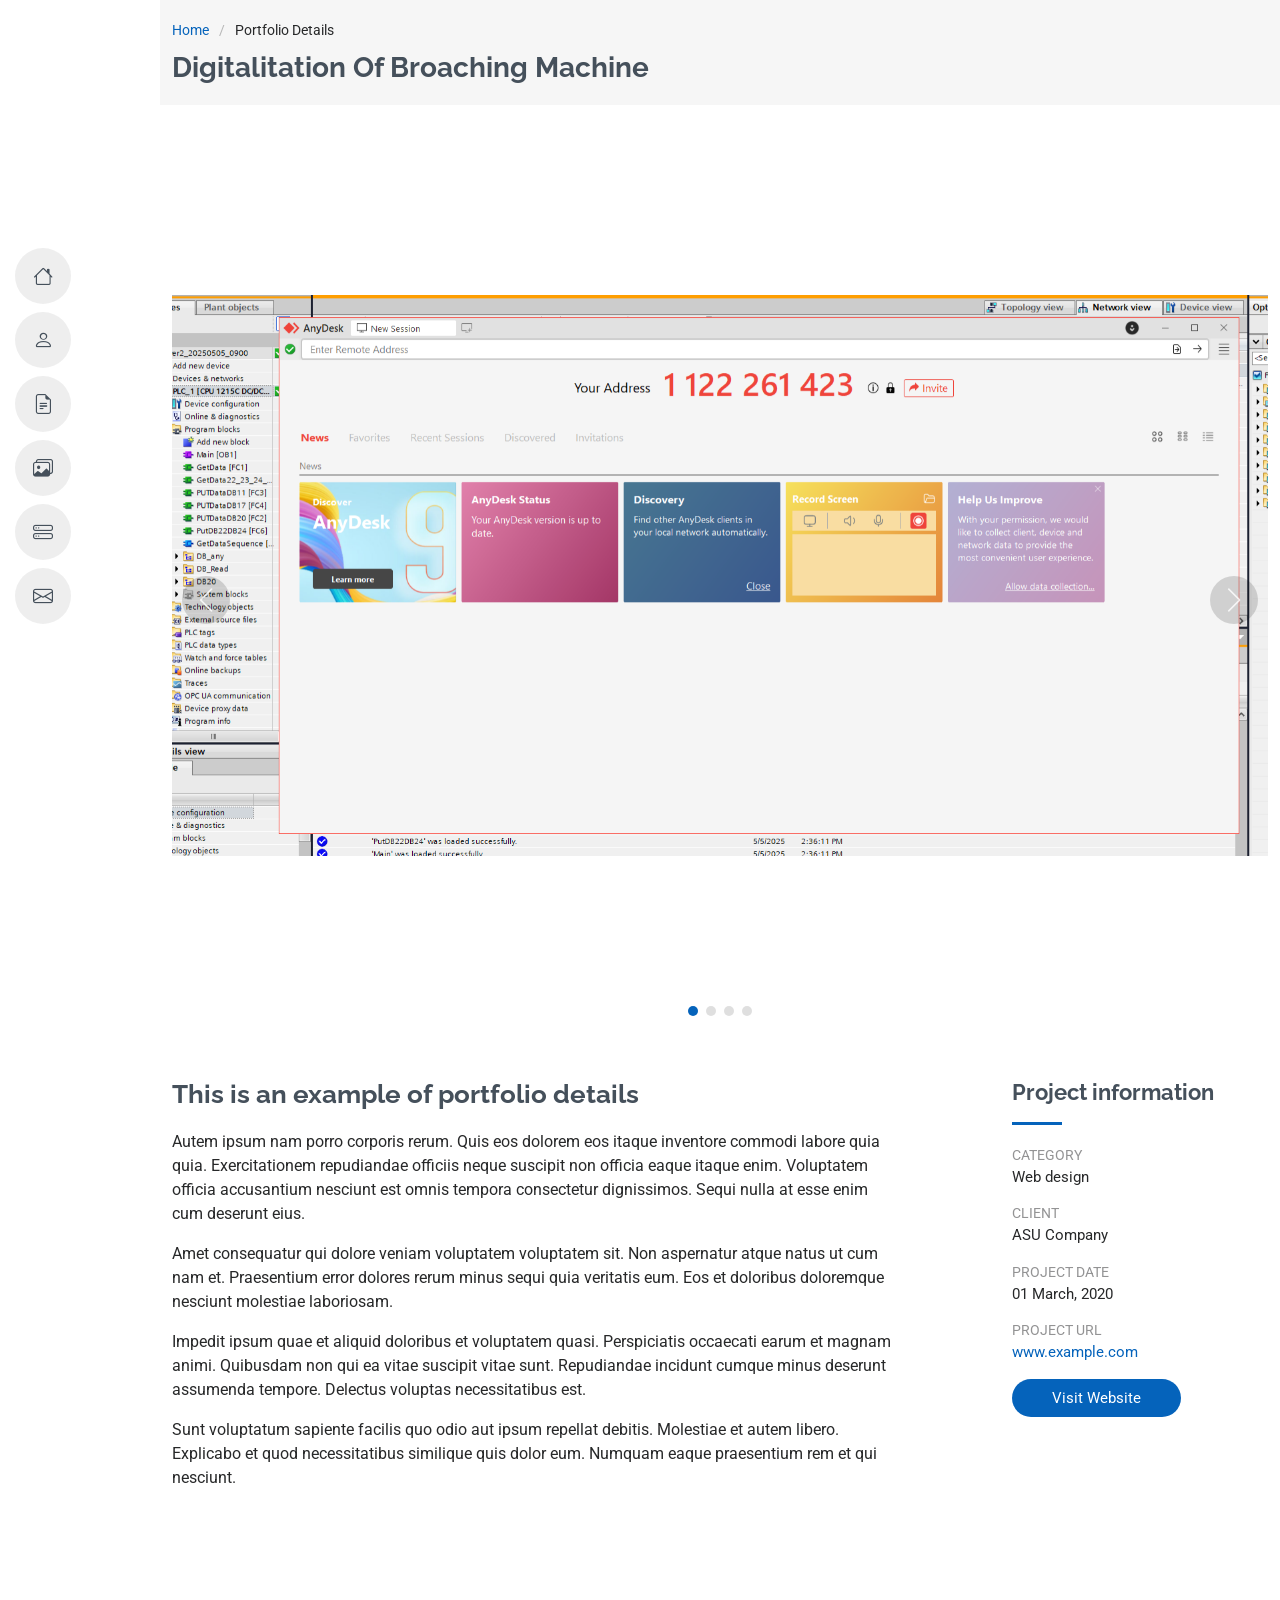
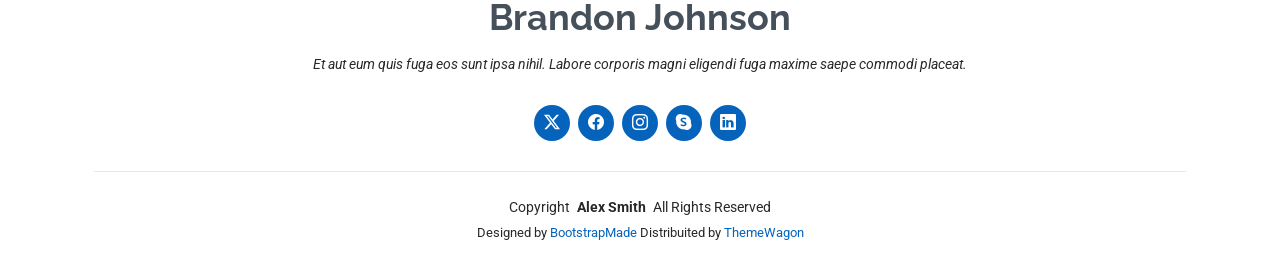
<file: portfolio-details-yamaha-1.html>
<!DOCTYPE html>
<html lang="en">

<head>
  <meta charset="utf-8">
  <meta content="width=device-width, initial-scale=1.0" name="viewport">
  <title>Khafid's Portfolio</title>
  <meta content="" name="description">
  <meta content="" name="keywords">

  <!-- Favicons -->
  <link href="assets/img/favicon.ico" rel="icon">
  <link href="assets/img/apple-touch-icon.png" rel="apple-touch-icon">

  <!-- Fonts -->
  <link href="https://fonts.googleapis.com" rel="preconnect">
  <link href="https://fonts.gstatic.com" rel="preconnect" crossorigin>
  <link href="https://fonts.googleapis.com/css2?family=Roboto:ital,wght@0,100;0,300;0,400;0,500;0,700;0,900;1,100;1,300;1,400;1,500;1,700;1,900&family=Poppins:ital,wght@0,100;0,200;0,300;0,400;0,500;0,600;0,700;0,800;0,900;1,100;1,200;1,300;1,400;1,500;1,600;1,700;1,800;1,900&family=Raleway:ital,wght@0,100;0,200;0,300;0,400;0,500;0,600;0,700;0,800;0,900;1,100;1,200;1,300;1,400;1,500;1,600;1,700;1,800;1,900&display=swap" rel="stylesheet">

  <!-- Vendor CSS Files -->
  <link href="assets/vendor/bootstrap/css/bootstrap.min.css" rel="stylesheet">
  <link href="assets/vendor/bootstrap-icons/bootstrap-icons.css" rel="stylesheet">
  <link href="assets/vendor/aos/aos.css" rel="stylesheet">
  <link href="assets/vendor/glightbox/css/glightbox.min.css" rel="stylesheet">
  <link href="assets/vendor/swiper/swiper-bundle.min.css" rel="stylesheet">

  <!-- Main CSS File -->
  <link href="assets/css/main.css" rel="stylesheet">

  <!-- =======================================================
  * Template Name: MyResume
  * Template URL: https://bootstrapmade.com/free-html-bootstrap-template-my-resume/
  * Updated: Jun 29 2024 with Bootstrap v5.3.3
  * Author: BootstrapMade.com
  * License: https://bootstrapmade.com/license/
  ======================================================== -->
</head>

<body class="portfolio-details-page">

  <header id="header" class="header d-flex flex-column justify-content-center">

    <i class="header-toggle d-xl-none bi bi-list"></i>

    <nav id="navmenu" class="navmenu">
      <ul>
        <li><a href="/#hero"><i class="bi bi-house navicon"></i><span>Home</span></a></li>
        <li><a href="/#about"><i class="bi bi-person navicon"></i><span>About</span></a></li>
        <li><a href="/#resume"><i class="bi bi-file-earmark-text navicon"></i><span>Resume</span></a></li>
        <li><a href="/#portfolio"><i class="bi bi-images navicon"></i><span>Portfolio</span></a></li>
        <li><a href="/#services"><i class="bi bi-hdd-stack navicon"></i><span>Services</span></a></li>
        <li><a href="/#contact"><i class="bi bi-envelope navicon"></i><span>Contact</span></a></li>
      </ul>
    </nav>

  </header>

  <main class="main">

    <!-- Page Title -->
    <div class="page-title" data-aos="fade">
      <div class="container">
        <nav class="breadcrumbs">
          <ol>
            <li><a href="index.html">Home</a></li>
            <li class="current">Portfolio Details</li>
          </ol>
        </nav>
        <h1>Digitalitation Of Broaching Machine</h1>
      </div>
    </div><!-- End Page Title -->

    <!-- Portfolio Details Section -->
    <section id="portfolio-details" class="portfolio-details section">

      <div class="container" data-aos="fade-up">

        <div class="portfolio-details-slider swiper init-swiper">
          <script type="application/json" class="swiper-config">
            {
              "loop": true,
              "speed": 600,
              "autoplay": {
                "delay": 5000
              },
              "slidesPerView": "auto",
              "navigation": {
                "nextEl": ".swiper-button-next",
                "prevEl": ".swiper-button-prev"
              },
              "pagination": {
                "el": ".swiper-pagination",
                "type": "bullets",
                "clickable": true
              }
            }
          </script>
          <div class="swiper-wrapper align-items-center">

            <div class="swiper-slide">
              <img src="assets/img/portfolio/yamaha-1/1.png" alt="">
            </div>

            <div class="swiper-slide">
              <img src="assets/img/portfolio/product-1.jpg" alt="">
            </div>

            <div class="swiper-slide">
              <img src="assets/img/portfolio/branding-1.jpg" alt="">
            </div>

            <div class="swiper-slide">
              <img src="assets/img/portfolio/books-1.jpg" alt="">
            </div>

          </div>
          <div class="swiper-button-prev"></div>
          <div class="swiper-button-next"></div>
          <div class="swiper-pagination"></div>
        </div>

        <div class="row justify-content-between gy-4 mt-4">

          <div class="col-lg-8" data-aos="fade-up">
            <div class="portfolio-description">
              <h2>This is an example of portfolio details</h2>
              <p>
                Autem ipsum nam porro corporis rerum. Quis eos dolorem eos itaque inventore commodi labore quia quia. Exercitationem repudiandae officiis neque suscipit non officia eaque itaque enim. Voluptatem officia accusantium nesciunt est omnis tempora consectetur dignissimos. Sequi nulla at esse enim cum deserunt eius.
              </p>
              <p>
                Amet consequatur qui dolore veniam voluptatem voluptatem sit. Non aspernatur atque natus ut cum nam et. Praesentium error dolores rerum minus sequi quia veritatis eum. Eos et doloribus doloremque nesciunt molestiae laboriosam.
              </p>

              <!-- <div class="testimonial-item">
                <p>
                  <i class="bi bi-quote quote-icon-left"></i>
                  <span>Export tempor illum tamen malis malis eram quae irure esse labore quem cillum quid cillum eram malis quorum velit fore eram velit sunt aliqua noster fugiat irure amet legam anim culpa.</span>
                  <i class="bi bi-quote quote-icon-right"></i>
                </p>
                <div>
                  <img src="assets/img/testimonials/testimonials-2.jpg" class="testimonial-img" alt="">
                  <h3>Sara Wilsson</h3>
                  <h4>Designer</h4>
                </div>
              </div> -->

              <p>
                Impedit ipsum quae et aliquid doloribus et voluptatem quasi. Perspiciatis occaecati earum et magnam animi. Quibusdam non qui ea vitae suscipit vitae sunt. Repudiandae incidunt cumque minus deserunt assumenda tempore. Delectus voluptas necessitatibus est.
              </p>

              <p>
                Sunt voluptatum sapiente facilis quo odio aut ipsum repellat debitis. Molestiae et autem libero. Explicabo et quod necessitatibus similique quis dolor eum. Numquam eaque praesentium rem et qui nesciunt.
              </p>

            </div>
          </div>

          <div class="col-lg-3" data-aos="fade-up" data-aos-delay="100">
            <div class="portfolio-info">
              <h3>Project information</h3>
              <ul>
                <li><strong>Category</strong> Web design</li>
                <li><strong>Client</strong> ASU Company</li>
                <li><strong>Project date</strong> 01 March, 2020</li>
                <li><strong>Project URL</strong> <a href="#">www.example.com</a></li>
                <li><a href="#" class="btn-visit align-self-start">Visit Website</a></li>
              </ul>
            </div>
          </div>

        </div>

      </div>

    </section><!-- /Portfolio Details Section -->

  </main>

  <footer id="footer" class="footer position-relative light-background">
    <div class="container">
      <h3 class="sitename">Brandon Johnson</h3>
      <p>Et aut eum quis fuga eos sunt ipsa nihil. Labore corporis magni eligendi fuga maxime saepe commodi placeat.</p>
      <div class="social-links d-flex justify-content-center">
        <a href=""><i class="bi bi-twitter-x"></i></a>
        <a href=""><i class="bi bi-facebook"></i></a>
        <a href=""><i class="bi bi-instagram"></i></a>
        <a href=""><i class="bi bi-skype"></i></a>
        <a href=""><i class="bi bi-linkedin"></i></a>
      </div>
      <div class="container">
        <div class="copyright">
          <span>Copyright</span> <strong class="px-1 sitename">Alex Smith</strong> <span>All Rights Reserved</span>
        </div>
        <div class="credits">
          <!-- All the links in the footer should remain intact. -->
          <!-- You can delete the links only if you've purchased the pro version. -->
          <!-- Licensing information: https://bootstrapmade.com/license/ -->
          <!-- Purchase the pro version with working PHP/AJAX contact form: [buy-url] -->
          Designed by <a href="https://bootstrapmade.com/">BootstrapMade</a> Distribuited by <a href="https://themewagon.com">ThemeWagon</a>
        </div>
      </div>
    </div>
  </footer>

  <!-- Scroll Top -->
  <a href="#" id="scroll-top" class="scroll-top d-flex align-items-center justify-content-center"><i class="bi bi-arrow-up-short"></i></a>

  <!-- Preloader -->
  <div id="preloader"></div>

  <!-- Vendor JS Files -->
  <script src="assets/vendor/bootstrap/js/bootstrap.bundle.min.js"></script>
  <script src="assets/vendor/php-email-form/validate.js"></script>
  <script src="assets/vendor/aos/aos.js"></script>
  <script src="assets/vendor/typed.js/typed.umd.js"></script>
  <script src="assets/vendor/purecounter/purecounter_vanilla.js"></script>
  <script src="assets/vendor/waypoints/noframework.waypoints.js"></script>
  <script src="assets/vendor/glightbox/js/glightbox.min.js"></script>
  <script src="assets/vendor/imagesloaded/imagesloaded.pkgd.min.js"></script>
  <script src="assets/vendor/isotope-layout/isotope.pkgd.min.js"></script>
  <script src="assets/vendor/swiper/swiper-bundle.min.js"></script>

  <!-- Main JS File -->
  <script src="assets/js/main.js"></script>

</body>

</html>
</file>
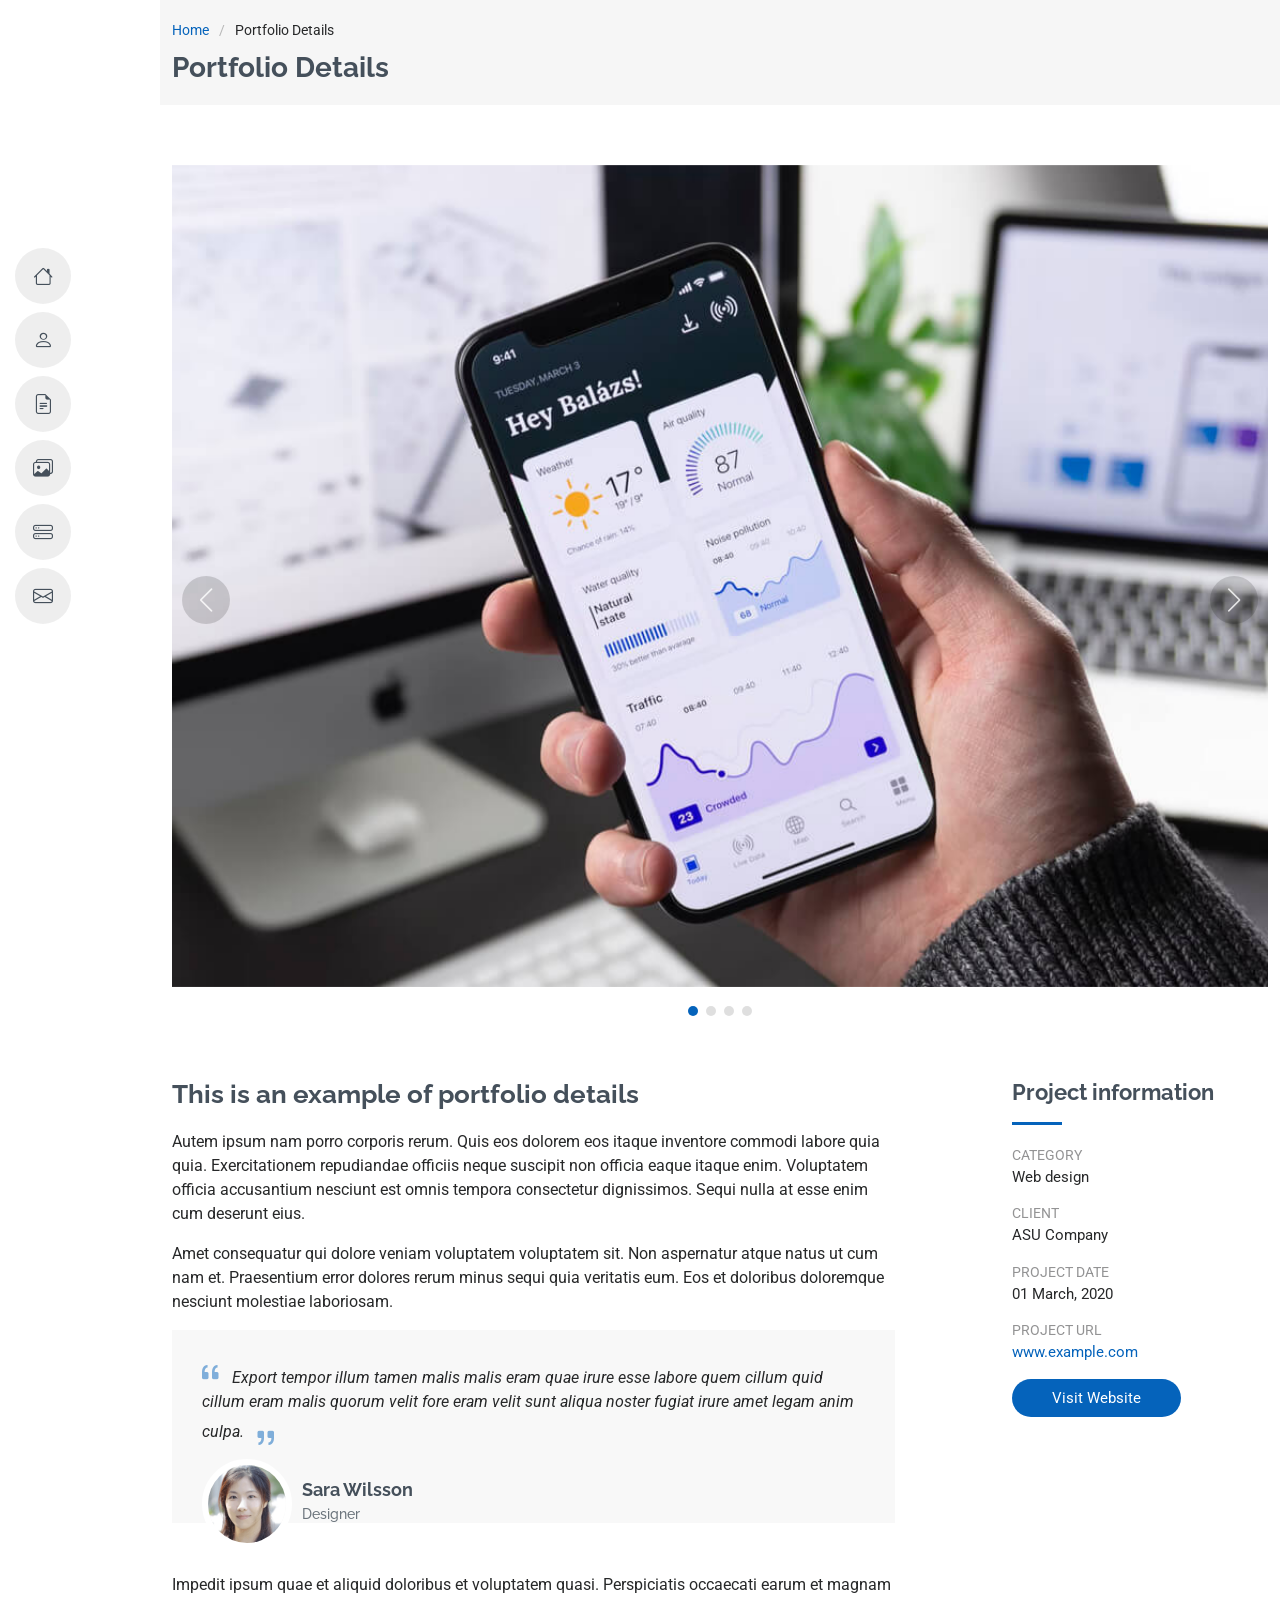
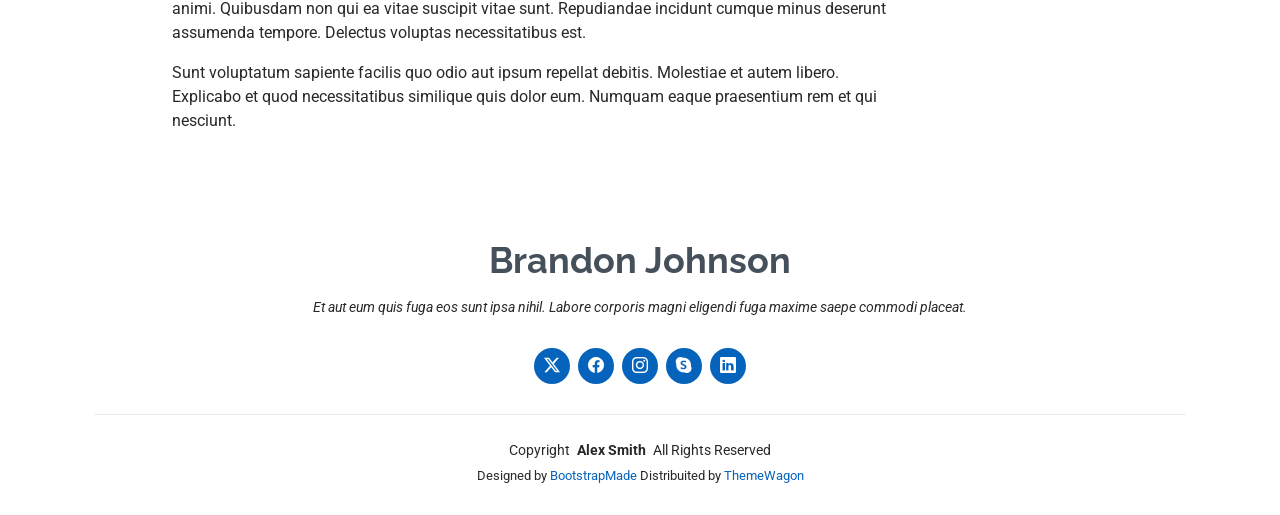
<file: portfolio-details.html>
<!DOCTYPE html>
<html lang="en">

<head>
  <meta charset="utf-8">
  <meta content="width=device-width, initial-scale=1.0" name="viewport">
  <title>Khafid's Portfolio</title>
  <meta content="" name="description">
  <meta content="" name="keywords">

  <!-- Favicons -->
  <link href="assets/img/favicon.ico" rel="icon">
  <link href="assets/img/apple-touch-icon.png" rel="apple-touch-icon">

  <!-- Fonts -->
  <link href="https://fonts.googleapis.com" rel="preconnect">
  <link href="https://fonts.gstatic.com" rel="preconnect" crossorigin>
  <link href="https://fonts.googleapis.com/css2?family=Roboto:ital,wght@0,100;0,300;0,400;0,500;0,700;0,900;1,100;1,300;1,400;1,500;1,700;1,900&family=Poppins:ital,wght@0,100;0,200;0,300;0,400;0,500;0,600;0,700;0,800;0,900;1,100;1,200;1,300;1,400;1,500;1,600;1,700;1,800;1,900&family=Raleway:ital,wght@0,100;0,200;0,300;0,400;0,500;0,600;0,700;0,800;0,900;1,100;1,200;1,300;1,400;1,500;1,600;1,700;1,800;1,900&display=swap" rel="stylesheet">

  <!-- Vendor CSS Files -->
  <link href="assets/vendor/bootstrap/css/bootstrap.min.css" rel="stylesheet">
  <link href="assets/vendor/bootstrap-icons/bootstrap-icons.css" rel="stylesheet">
  <link href="assets/vendor/aos/aos.css" rel="stylesheet">
  <link href="assets/vendor/glightbox/css/glightbox.min.css" rel="stylesheet">
  <link href="assets/vendor/swiper/swiper-bundle.min.css" rel="stylesheet">

  <!-- Main CSS File -->
  <link href="assets/css/main.css" rel="stylesheet">

  <!-- =======================================================
  * Template Name: MyResume
  * Template URL: https://bootstrapmade.com/free-html-bootstrap-template-my-resume/
  * Updated: Jun 29 2024 with Bootstrap v5.3.3
  * Author: BootstrapMade.com
  * License: https://bootstrapmade.com/license/
  ======================================================== -->
</head>

<body class="portfolio-details-page">

  <header id="header" class="header d-flex flex-column justify-content-center">

    <i class="header-toggle d-xl-none bi bi-list"></i>

    <nav id="navmenu" class="navmenu">
      <ul>
        <li><a href="#hero"><i class="bi bi-house navicon"></i><span>Home</span></a></li>
        <li><a href="#about"><i class="bi bi-person navicon"></i><span>About</span></a></li>
        <li><a href="#resume"><i class="bi bi-file-earmark-text navicon"></i><span>Resume</span></a></li>
        <li><a href="#portfolio"><i class="bi bi-images navicon"></i><span>Portfolio</span></a></li>
        <li><a href="#services"><i class="bi bi-hdd-stack navicon"></i><span>Services</span></a></li>
        <li><a href="#contact"><i class="bi bi-envelope navicon"></i><span>Contact</span></a></li>
      </ul>
    </nav>

  </header>

  <main class="main">

    <!-- Page Title -->
    <div class="page-title" data-aos="fade">
      <div class="container">
        <nav class="breadcrumbs">
          <ol>
            <li><a href="index.html">Home</a></li>
            <li class="current">Portfolio Details</li>
          </ol>
        </nav>
        <h1>Portfolio Details</h1>
      </div>
    </div><!-- End Page Title -->

    <!-- Portfolio Details Section -->
    <section id="portfolio-details" class="portfolio-details section">

      <div class="container" data-aos="fade-up">

        <div class="portfolio-details-slider swiper init-swiper">
          <script type="application/json" class="swiper-config">
            {
              "loop": true,
              "speed": 600,
              "autoplay": {
                "delay": 5000
              },
              "slidesPerView": "auto",
              "navigation": {
                "nextEl": ".swiper-button-next",
                "prevEl": ".swiper-button-prev"
              },
              "pagination": {
                "el": ".swiper-pagination",
                "type": "bullets",
                "clickable": true
              }
            }
          </script>
          <div class="swiper-wrapper align-items-center">

            <div class="swiper-slide">
              <img src="assets/img/portfolio/app-1.jpg" alt="">
            </div>

            <div class="swiper-slide">
              <img src="assets/img/portfolio/product-1.jpg" alt="">
            </div>

            <div class="swiper-slide">
              <img src="assets/img/portfolio/branding-1.jpg" alt="">
            </div>

            <div class="swiper-slide">
              <img src="assets/img/portfolio/books-1.jpg" alt="">
            </div>

          </div>
          <div class="swiper-button-prev"></div>
          <div class="swiper-button-next"></div>
          <div class="swiper-pagination"></div>
        </div>

        <div class="row justify-content-between gy-4 mt-4">

          <div class="col-lg-8" data-aos="fade-up">
            <div class="portfolio-description">
              <h2>This is an example of portfolio details</h2>
              <p>
                Autem ipsum nam porro corporis rerum. Quis eos dolorem eos itaque inventore commodi labore quia quia. Exercitationem repudiandae officiis neque suscipit non officia eaque itaque enim. Voluptatem officia accusantium nesciunt est omnis tempora consectetur dignissimos. Sequi nulla at esse enim cum deserunt eius.
              </p>
              <p>
                Amet consequatur qui dolore veniam voluptatem voluptatem sit. Non aspernatur atque natus ut cum nam et. Praesentium error dolores rerum minus sequi quia veritatis eum. Eos et doloribus doloremque nesciunt molestiae laboriosam.
              </p>

              <div class="testimonial-item">
                <p>
                  <i class="bi bi-quote quote-icon-left"></i>
                  <span>Export tempor illum tamen malis malis eram quae irure esse labore quem cillum quid cillum eram malis quorum velit fore eram velit sunt aliqua noster fugiat irure amet legam anim culpa.</span>
                  <i class="bi bi-quote quote-icon-right"></i>
                </p>
                <div>
                  <img src="assets/img/testimonials/testimonials-2.jpg" class="testimonial-img" alt="">
                  <h3>Sara Wilsson</h3>
                  <h4>Designer</h4>
                </div>
              </div>

              <p>
                Impedit ipsum quae et aliquid doloribus et voluptatem quasi. Perspiciatis occaecati earum et magnam animi. Quibusdam non qui ea vitae suscipit vitae sunt. Repudiandae incidunt cumque minus deserunt assumenda tempore. Delectus voluptas necessitatibus est.
              </p>

              <p>
                Sunt voluptatum sapiente facilis quo odio aut ipsum repellat debitis. Molestiae et autem libero. Explicabo et quod necessitatibus similique quis dolor eum. Numquam eaque praesentium rem et qui nesciunt.
              </p>

            </div>
          </div>

          <div class="col-lg-3" data-aos="fade-up" data-aos-delay="100">
            <div class="portfolio-info">
              <h3>Project information</h3>
              <ul>
                <li><strong>Category</strong> Web design</li>
                <li><strong>Client</strong> ASU Company</li>
                <li><strong>Project date</strong> 01 March, 2020</li>
                <li><strong>Project URL</strong> <a href="#">www.example.com</a></li>
                <li><a href="#" class="btn-visit align-self-start">Visit Website</a></li>
              </ul>
            </div>
          </div>

        </div>

      </div>

    </section><!-- /Portfolio Details Section -->

  </main>

  <footer id="footer" class="footer position-relative light-background">
    <div class="container">
      <h3 class="sitename">Brandon Johnson</h3>
      <p>Et aut eum quis fuga eos sunt ipsa nihil. Labore corporis magni eligendi fuga maxime saepe commodi placeat.</p>
      <div class="social-links d-flex justify-content-center">
        <a href=""><i class="bi bi-twitter-x"></i></a>
        <a href=""><i class="bi bi-facebook"></i></a>
        <a href=""><i class="bi bi-instagram"></i></a>
        <a href=""><i class="bi bi-skype"></i></a>
        <a href=""><i class="bi bi-linkedin"></i></a>
      </div>
      <div class="container">
        <div class="copyright">
          <span>Copyright</span> <strong class="px-1 sitename">Alex Smith</strong> <span>All Rights Reserved</span>
        </div>
        <div class="credits">
          <!-- All the links in the footer should remain intact. -->
          <!-- You can delete the links only if you've purchased the pro version. -->
          <!-- Licensing information: https://bootstrapmade.com/license/ -->
          <!-- Purchase the pro version with working PHP/AJAX contact form: [buy-url] -->
          Designed by <a href="https://bootstrapmade.com/">BootstrapMade</a> Distribuited by <a href="https://themewagon.com">ThemeWagon</a>
        </div>
      </div>
    </div>
  </footer>

  <!-- Scroll Top -->
  <a href="#" id="scroll-top" class="scroll-top d-flex align-items-center justify-content-center"><i class="bi bi-arrow-up-short"></i></a>

  <!-- Preloader -->
  <div id="preloader"></div>

  <!-- Vendor JS Files -->
  <script src="assets/vendor/bootstrap/js/bootstrap.bundle.min.js"></script>
  <script src="assets/vendor/php-email-form/validate.js"></script>
  <script src="assets/vendor/aos/aos.js"></script>
  <script src="assets/vendor/typed.js/typed.umd.js"></script>
  <script src="assets/vendor/purecounter/purecounter_vanilla.js"></script>
  <script src="assets/vendor/waypoints/noframework.waypoints.js"></script>
  <script src="assets/vendor/glightbox/js/glightbox.min.js"></script>
  <script src="assets/vendor/imagesloaded/imagesloaded.pkgd.min.js"></script>
  <script src="assets/vendor/isotope-layout/isotope.pkgd.min.js"></script>
  <script src="assets/vendor/swiper/swiper-bundle.min.js"></script>

  <!-- Main JS File -->
  <script src="assets/js/main.js"></script>

</body>

</html>
</file>
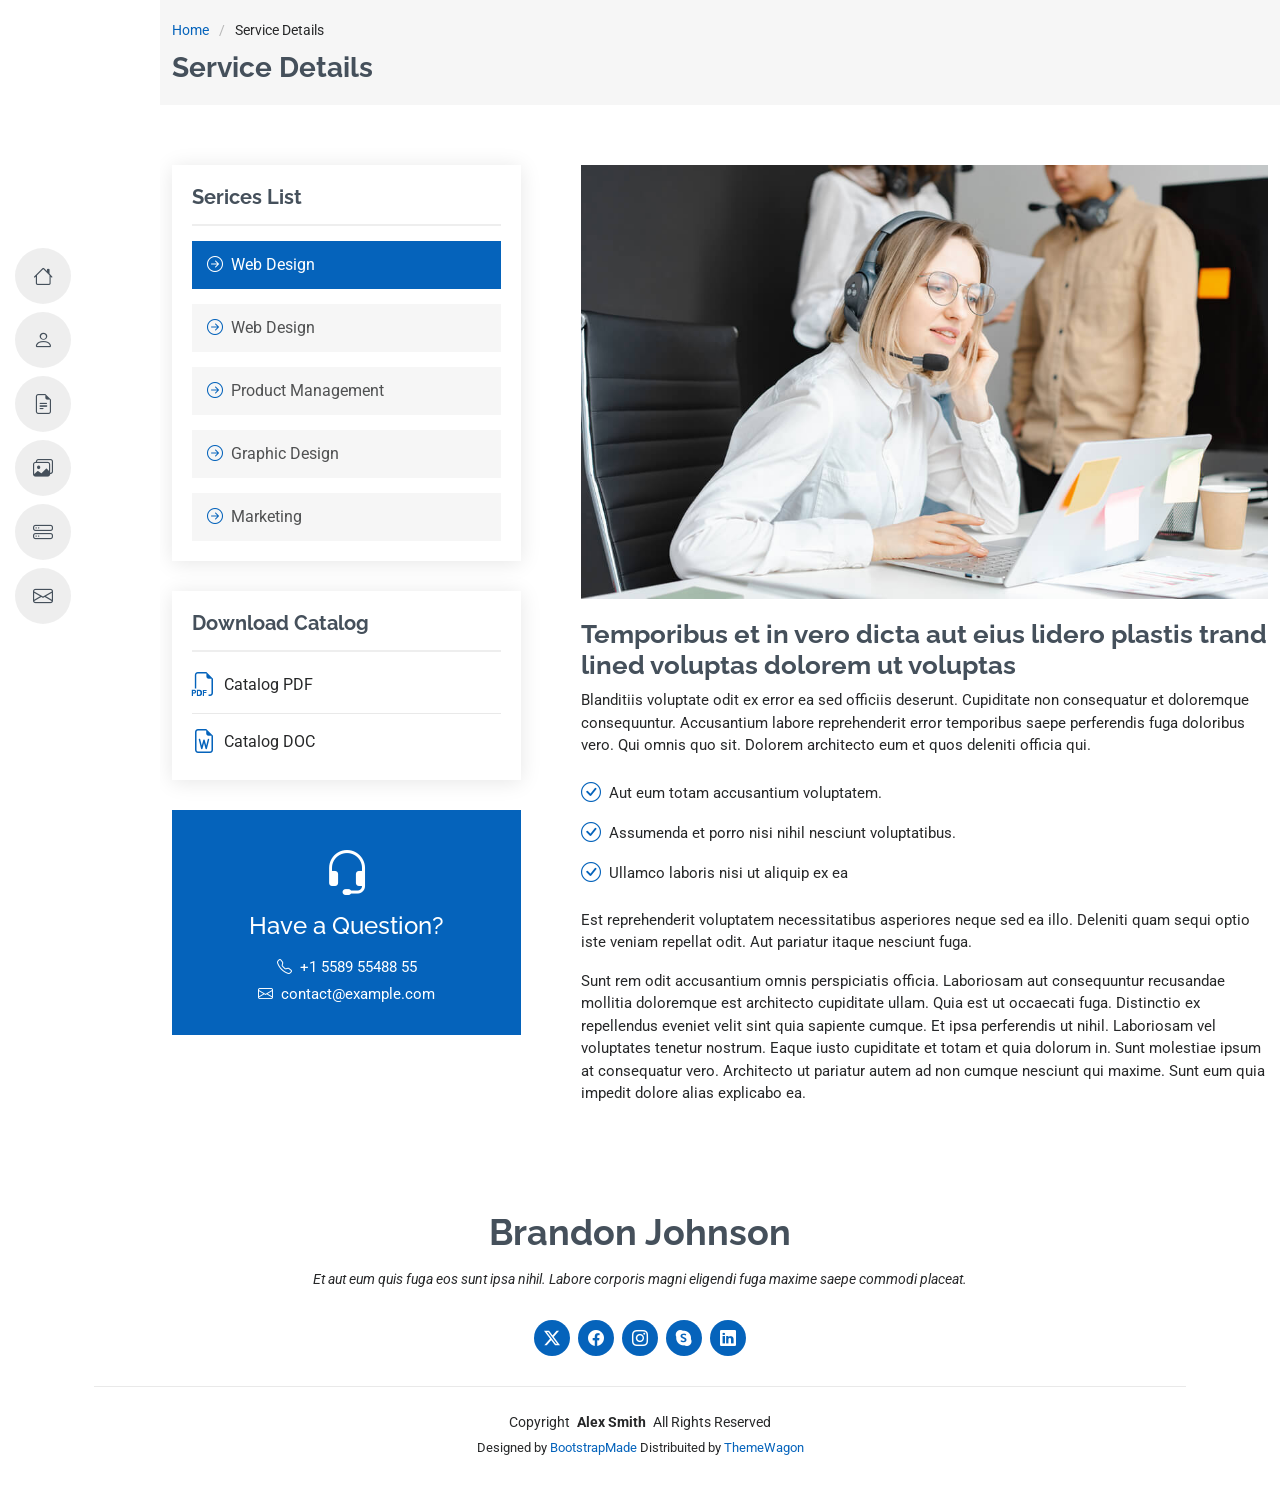
<file: service-details.html>
<!DOCTYPE html>
<html lang="en">

<head>
  <meta charset="utf-8">
  <meta content="width=device-width, initial-scale=1.0" name="viewport">
  <title>Khafid's Portfolio</title>
  <meta content="" name="description">
  <meta content="" name="keywords">

  <!-- Favicons -->
  <link href="assets/img/favicon.ico" rel="icon">
  <link href="assets/img/apple-touch-icon.png" rel="apple-touch-icon">

  <!-- Fonts -->
  <link href="https://fonts.googleapis.com" rel="preconnect">
  <link href="https://fonts.gstatic.com" rel="preconnect" crossorigin>
  <link href="https://fonts.googleapis.com/css2?family=Roboto:ital,wght@0,100;0,300;0,400;0,500;0,700;0,900;1,100;1,300;1,400;1,500;1,700;1,900&family=Poppins:ital,wght@0,100;0,200;0,300;0,400;0,500;0,600;0,700;0,800;0,900;1,100;1,200;1,300;1,400;1,500;1,600;1,700;1,800;1,900&family=Raleway:ital,wght@0,100;0,200;0,300;0,400;0,500;0,600;0,700;0,800;0,900;1,100;1,200;1,300;1,400;1,500;1,600;1,700;1,800;1,900&display=swap" rel="stylesheet">

  <!-- Vendor CSS Files -->
  <link href="assets/vendor/bootstrap/css/bootstrap.min.css" rel="stylesheet">
  <link href="assets/vendor/bootstrap-icons/bootstrap-icons.css" rel="stylesheet">
  <link href="assets/vendor/aos/aos.css" rel="stylesheet">
  <link href="assets/vendor/glightbox/css/glightbox.min.css" rel="stylesheet">
  <link href="assets/vendor/swiper/swiper-bundle.min.css" rel="stylesheet">

  <!-- Main CSS File -->
  <link href="assets/css/main.css" rel="stylesheet">

  <!-- =======================================================
  * Template Name: MyResume
  * Template URL: https://bootstrapmade.com/free-html-bootstrap-template-my-resume/
  * Updated: Jun 29 2024 with Bootstrap v5.3.3
  * Author: BootstrapMade.com
  * License: https://bootstrapmade.com/license/
  ======================================================== -->
</head>

<body class="service-details-page">

  <header id="header" class="header d-flex flex-column justify-content-center">

    <i class="header-toggle d-xl-none bi bi-list"></i>

    <nav id="navmenu" class="navmenu">
      <ul>
        <li><a href="#hero"><i class="bi bi-house navicon"></i><span>Home</span></a></li>
        <li><a href="#about"><i class="bi bi-person navicon"></i><span>About</span></a></li>
        <li><a href="#resume"><i class="bi bi-file-earmark-text navicon"></i><span>Resume</span></a></li>
        <li><a href="#portfolio"><i class="bi bi-images navicon"></i><span>Portfolio</span></a></li>
        <li><a href="#services"><i class="bi bi-hdd-stack navicon"></i><span>Services</span></a></li>
        <li><a href="#contact"><i class="bi bi-envelope navicon"></i><span>Contact</span></a></li>
      </ul>
    </nav>

  </header>

  <main class="main">

    <!-- Page Title -->
    <div class="page-title" data-aos="fade">
      <div class="container">
        <nav class="breadcrumbs">
          <ol>
            <li><a href="index.html">Home</a></li>
            <li class="current">Service Details</li>
          </ol>
        </nav>
        <h1>Service Details</h1>
      </div>
    </div><!-- End Page Title -->

    <!-- Service Details Section -->
    <section id="service-details" class="service-details section">

      <div class="container">

        <div class="row gy-5">

          <div class="col-lg-4" data-aos="fade-up" data-aos-delay="100">

            <div class="service-box">
              <h4>Serices List</h4>
              <div class="services-list">
                <a href="#" class="active"><i class="bi bi-arrow-right-circle"></i><span>Web Design</span></a>
                <a href="#"><i class="bi bi-arrow-right-circle"></i><span>Web Design</span></a>
                <a href="#"><i class="bi bi-arrow-right-circle"></i><span>Product Management</span></a>
                <a href="#"><i class="bi bi-arrow-right-circle"></i><span>Graphic Design</span></a>
                <a href="#"><i class="bi bi-arrow-right-circle"></i><span>Marketing</span></a>
              </div>
            </div><!-- End Services List -->

            <div class="service-box">
              <h4>Download Catalog</h4>
              <div class="download-catalog">
                <a href="#"><i class="bi bi-filetype-pdf"></i><span>Catalog PDF</span></a>
                <a href="#"><i class="bi bi-file-earmark-word"></i><span>Catalog DOC</span></a>
              </div>
            </div><!-- End Services List -->

            <div class="help-box d-flex flex-column justify-content-center align-items-center">
              <i class="bi bi-headset help-icon"></i>
              <h4>Have a Question?</h4>
              <p class="d-flex align-items-center mt-2 mb-0"><i class="bi bi-telephone me-2"></i> <span>+1 5589 55488 55</span></p>
              <p class="d-flex align-items-center mt-1 mb-0"><i class="bi bi-envelope me-2"></i> <a href="mailto:contact@example.com">contact@example.com</a></p>
            </div>

          </div>

          <div class="col-lg-8 ps-lg-5" data-aos="fade-up" data-aos-delay="200">
            <img src="assets/img/services.jpg" alt="" class="img-fluid services-img">
            <h3>Temporibus et in vero dicta aut eius lidero plastis trand lined voluptas dolorem ut voluptas</h3>
            <p>
              Blanditiis voluptate odit ex error ea sed officiis deserunt. Cupiditate non consequatur et doloremque consequuntur. Accusantium labore reprehenderit error temporibus saepe perferendis fuga doloribus vero. Qui omnis quo sit. Dolorem architecto eum et quos deleniti officia qui.
            </p>
            <ul>
              <li><i class="bi bi-check-circle"></i> <span>Aut eum totam accusantium voluptatem.</span></li>
              <li><i class="bi bi-check-circle"></i> <span>Assumenda et porro nisi nihil nesciunt voluptatibus.</span></li>
              <li><i class="bi bi-check-circle"></i> <span>Ullamco laboris nisi ut aliquip ex ea</span></li>
            </ul>
            <p>
              Est reprehenderit voluptatem necessitatibus asperiores neque sed ea illo. Deleniti quam sequi optio iste veniam repellat odit. Aut pariatur itaque nesciunt fuga.
            </p>
            <p>
              Sunt rem odit accusantium omnis perspiciatis officia. Laboriosam aut consequuntur recusandae mollitia doloremque est architecto cupiditate ullam. Quia est ut occaecati fuga. Distinctio ex repellendus eveniet velit sint quia sapiente cumque. Et ipsa perferendis ut nihil. Laboriosam vel voluptates tenetur nostrum. Eaque iusto cupiditate et totam et quia dolorum in. Sunt molestiae ipsum at consequatur vero. Architecto ut pariatur autem ad non cumque nesciunt qui maxime. Sunt eum quia impedit dolore alias explicabo ea.
            </p>
          </div>

        </div>

      </div>

    </section><!-- /Service Details Section -->

  </main>

  <footer id="footer" class="footer position-relative light-background">
    <div class="container">
      <h3 class="sitename">Brandon Johnson</h3>
      <p>Et aut eum quis fuga eos sunt ipsa nihil. Labore corporis magni eligendi fuga maxime saepe commodi placeat.</p>
      <div class="social-links d-flex justify-content-center">
        <a href=""><i class="bi bi-twitter-x"></i></a>
        <a href=""><i class="bi bi-facebook"></i></a>
        <a href=""><i class="bi bi-instagram"></i></a>
        <a href=""><i class="bi bi-skype"></i></a>
        <a href=""><i class="bi bi-linkedin"></i></a>
      </div>
      <div class="container">
        <div class="copyright">
          <span>Copyright</span> <strong class="px-1 sitename">Alex Smith</strong> <span>All Rights Reserved</span>
        </div>
        <div class="credits">
          <!-- All the links in the footer should remain intact. -->
          <!-- You can delete the links only if you've purchased the pro version. -->
          <!-- Licensing information: https://bootstrapmade.com/license/ -->
          <!-- Purchase the pro version with working PHP/AJAX contact form: [buy-url] -->
          Designed by <a href="https://bootstrapmade.com/">BootstrapMade</a> Distribuited by <a href="https://themewagon.com">ThemeWagon</a>
        </div>
      </div>
    </div>
  </footer>

  <!-- Scroll Top -->
  <a href="#" id="scroll-top" class="scroll-top d-flex align-items-center justify-content-center"><i class="bi bi-arrow-up-short"></i></a>

  <!-- Preloader -->
  <div id="preloader"></div>

  <!-- Vendor JS Files -->
  <script src="assets/vendor/bootstrap/js/bootstrap.bundle.min.js"></script>
  <script src="assets/vendor/php-email-form/validate.js"></script>
  <script src="assets/vendor/aos/aos.js"></script>
  <script src="assets/vendor/typed.js/typed.umd.js"></script>
  <script src="assets/vendor/purecounter/purecounter_vanilla.js"></script>
  <script src="assets/vendor/waypoints/noframework.waypoints.js"></script>
  <script src="assets/vendor/glightbox/js/glightbox.min.js"></script>
  <script src="assets/vendor/imagesloaded/imagesloaded.pkgd.min.js"></script>
  <script src="assets/vendor/isotope-layout/isotope.pkgd.min.js"></script>
  <script src="assets/vendor/swiper/swiper-bundle.min.js"></script>

  <!-- Main JS File -->
  <script src="assets/js/main.js"></script>

</body>

</html>
</file>
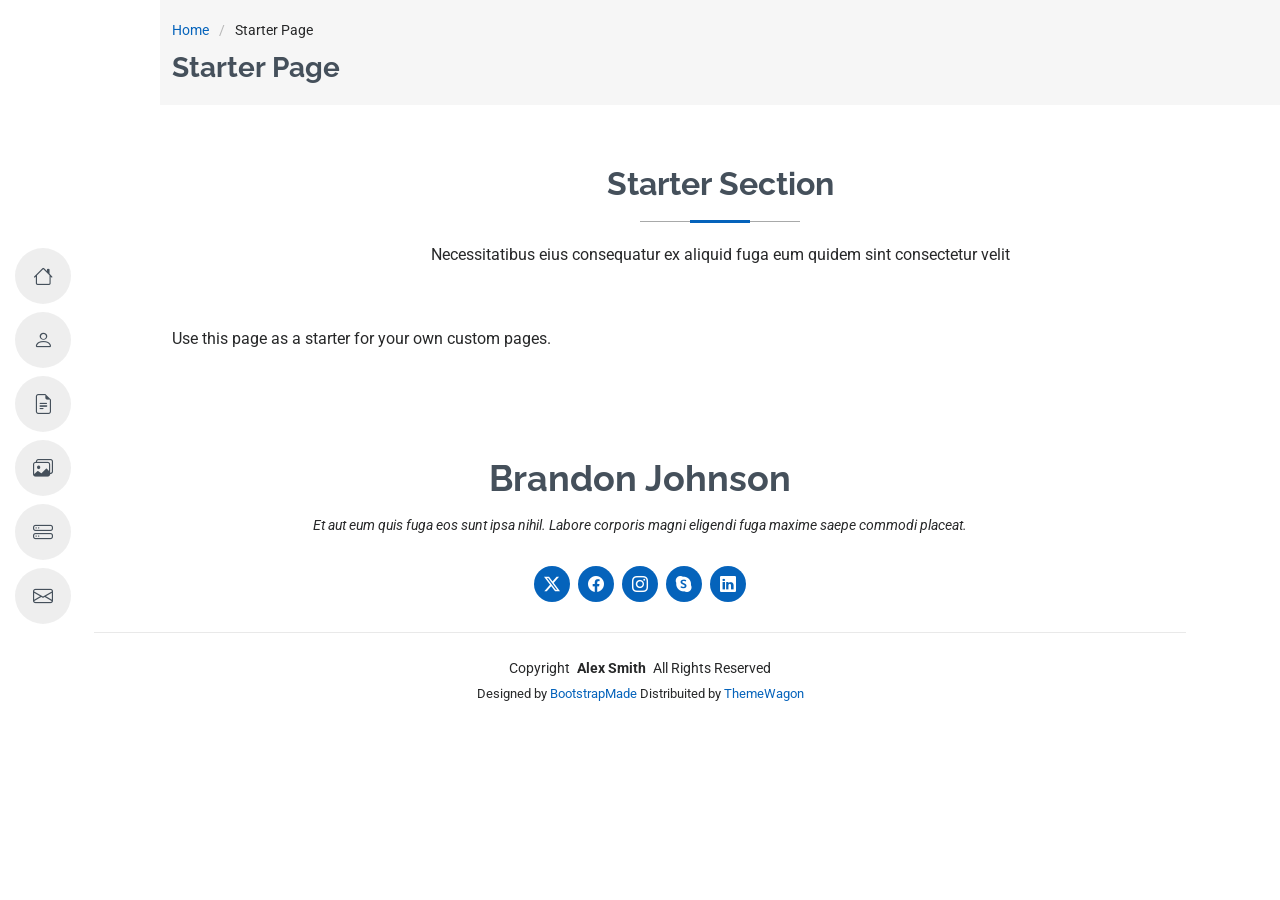
<file: starter-page.html>
<!DOCTYPE html>
<html lang="en">

<head>
  <meta charset="utf-8">
  <meta content="width=device-width, initial-scale=1.0" name="viewport">
  <title>Khafid's Portfolio</title>
  <meta content="" name="description">
  <meta content="" name="keywords">

  <!-- Favicons -->
  <link href="assets/img/favicon.ico" rel="icon">
  <link href="assets/img/apple-touch-icon.png" rel="apple-touch-icon">

  <!-- Fonts -->
  <link href="https://fonts.googleapis.com" rel="preconnect">
  <link href="https://fonts.gstatic.com" rel="preconnect" crossorigin>
  <link href="https://fonts.googleapis.com/css2?family=Roboto:ital,wght@0,100;0,300;0,400;0,500;0,700;0,900;1,100;1,300;1,400;1,500;1,700;1,900&family=Poppins:ital,wght@0,100;0,200;0,300;0,400;0,500;0,600;0,700;0,800;0,900;1,100;1,200;1,300;1,400;1,500;1,600;1,700;1,800;1,900&family=Raleway:ital,wght@0,100;0,200;0,300;0,400;0,500;0,600;0,700;0,800;0,900;1,100;1,200;1,300;1,400;1,500;1,600;1,700;1,800;1,900&display=swap" rel="stylesheet">

  <!-- Vendor CSS Files -->
  <link href="assets/vendor/bootstrap/css/bootstrap.min.css" rel="stylesheet">
  <link href="assets/vendor/bootstrap-icons/bootstrap-icons.css" rel="stylesheet">
  <link href="assets/vendor/aos/aos.css" rel="stylesheet">
  <link href="assets/vendor/glightbox/css/glightbox.min.css" rel="stylesheet">
  <link href="assets/vendor/swiper/swiper-bundle.min.css" rel="stylesheet">

  <!-- Main CSS File -->
  <link href="assets/css/main.css" rel="stylesheet">

  <!-- =======================================================
  * Template Name: MyResume
  * Template URL: https://bootstrapmade.com/free-html-bootstrap-template-my-resume/
  * Updated: Jun 29 2024 with Bootstrap v5.3.3
  * Author: BootstrapMade.com
  * License: https://bootstrapmade.com/license/
  ======================================================== -->
</head>

<body class="starter-page-page">

  <header id="header" class="header d-flex flex-column justify-content-center">

    <i class="header-toggle d-xl-none bi bi-list"></i>

    <nav id="navmenu" class="navmenu">
      <ul>
        <li><a href="#hero"><i class="bi bi-house navicon"></i><span>Home</span></a></li>
        <li><a href="#about"><i class="bi bi-person navicon"></i><span>About</span></a></li>
        <li><a href="#resume"><i class="bi bi-file-earmark-text navicon"></i><span>Resume</span></a></li>
        <li><a href="#portfolio"><i class="bi bi-images navicon"></i><span>Portfolio</span></a></li>
        <li><a href="#services"><i class="bi bi-hdd-stack navicon"></i><span>Services</span></a></li>
        <li><a href="#contact"><i class="bi bi-envelope navicon"></i><span>Contact</span></a></li>
      </ul>
    </nav>

  </header>

  <main class="main">

    <!-- Page Title -->
    <div class="page-title" data-aos="fade">
      <div class="container">
        <nav class="breadcrumbs">
          <ol>
            <li><a href="index.html">Home</a></li>
            <li class="current">Starter Page</li>
          </ol>
        </nav>
        <h1>Starter Page</h1>
      </div>
    </div><!-- End Page Title -->

    <!-- Starter Section Section -->
    <section id="starter-section" class="starter-section section">

      <!-- Section Title -->
      <div class="container section-title" data-aos="fade-up">
        <h2>Starter Section</h2>
        <p>Necessitatibus eius consequatur ex aliquid fuga eum quidem sint consectetur velit</p>
      </div><!-- End Section Title -->

      <div class="container" data-aos="fade-up">
        <p>Use this page as a starter for your own custom pages.</p>
      </div>

    </section><!-- /Starter Section Section -->

  </main>

  <footer id="footer" class="footer position-relative light-background">
    <div class="container">
      <h3 class="sitename">Brandon Johnson</h3>
      <p>Et aut eum quis fuga eos sunt ipsa nihil. Labore corporis magni eligendi fuga maxime saepe commodi placeat.</p>
      <div class="social-links d-flex justify-content-center">
        <a href=""><i class="bi bi-twitter-x"></i></a>
        <a href=""><i class="bi bi-facebook"></i></a>
        <a href=""><i class="bi bi-instagram"></i></a>
        <a href=""><i class="bi bi-skype"></i></a>
        <a href=""><i class="bi bi-linkedin"></i></a>
      </div>
      <div class="container">
        <div class="copyright">
          <span>Copyright</span> <strong class="px-1 sitename">Alex Smith</strong> <span>All Rights Reserved</span>
        </div>
        <div class="credits">
          <!-- All the links in the footer should remain intact. -->
          <!-- You can delete the links only if you've purchased the pro version. -->
          <!-- Licensing information: https://bootstrapmade.com/license/ -->
          <!-- Purchase the pro version with working PHP/AJAX contact form: [buy-url] -->
          Designed by <a href="https://bootstrapmade.com/">BootstrapMade</a> Distribuited by <a href="https://themewagon.com">ThemeWagon</a>
        </div>
      </div>
    </div>
  </footer>

  <!-- Scroll Top -->
  <a href="#" id="scroll-top" class="scroll-top d-flex align-items-center justify-content-center"><i class="bi bi-arrow-up-short"></i></a>

  <!-- Preloader -->
  <div id="preloader"></div>

  <!-- Vendor JS Files -->
  <script src="assets/vendor/bootstrap/js/bootstrap.bundle.min.js"></script>
  <script src="assets/vendor/php-email-form/validate.js"></script>
  <script src="assets/vendor/aos/aos.js"></script>
  <script src="assets/vendor/typed.js/typed.umd.js"></script>
  <script src="assets/vendor/purecounter/purecounter_vanilla.js"></script>
  <script src="assets/vendor/waypoints/noframework.waypoints.js"></script>
  <script src="assets/vendor/glightbox/js/glightbox.min.js"></script>
  <script src="assets/vendor/imagesloaded/imagesloaded.pkgd.min.js"></script>
  <script src="assets/vendor/isotope-layout/isotope.pkgd.min.js"></script>
  <script src="assets/vendor/swiper/swiper-bundle.min.js"></script>

  <!-- Main JS File -->
  <script src="assets/js/main.js"></script>

</body>

</html>
</file>
<file: assets/css/main.css>
/**
* Template Name: MyResume
* Template URL: https://bootstrapmade.com/free-html-bootstrap-template-my-resume/
* Updated: Jun 29 2024 with Bootstrap v5.3.3
* Author: BootstrapMade.com
* License: https://bootstrapmade.com/license/
*/

/*--------------------------------------------------------------
# Font & Color Variables
# Help: https://bootstrapmade.com/color-system/
--------------------------------------------------------------*/
/* Fonts */
:root {
  --default-font: "Roboto",  system-ui, -apple-system, "Segoe UI", Roboto, "Helvetica Neue", Arial, "Noto Sans", "Liberation Sans", sans-serif, "Apple Color Emoji", "Segoe UI Emoji", "Segoe UI Symbol", "Noto Color Emoji";
  --heading-font: "Raleway",  sans-serif;
  --nav-font: "Poppins",  sans-serif;
}

/* Global Colors - The following color variables are used throughout the website. Updating them here will change the color scheme of the entire website */
:root { 
  --background-color: #ffffff; /* Background color for the entire website, including individual sections */
  --default-color: #272829; /* Default color used for the majority of the text content across the entire website */
  --heading-color: #45505b; /* Color for headings, subheadings and title throughout the website */
  --accent-color: #0563bb; /* Accent color that represents your brand on the website. It's used for buttons, links, and other elements that need to stand out */
  --surface-color: #ffffff; /* The surface color is used as a background of boxed elements within sections, such as cards, icon boxes, or other elements that require a visual separation from the global background. */
  --contrast-color: #ffffff; /* Contrast color for text, ensuring readability against backgrounds of accent, heading, or default colors. */
}

/* Nav Menu Colors - The following color variables are used specifically for the navigation menu. They are separate from the global colors to allow for more customization options */
:root {
  --nav-color: #45505b;  /* The default color of the main navmenu links */
  --nav-hover-color: #0563bb; /* Applied to main navmenu links when they are hovered over or active */
  --nav-mobile-background-color: #ffffff; /* Used as the background color for mobile navigation menu */
  --nav-dropdown-background-color: #ffffff; /* Used as the background color for dropdown items that appear when hovering over primary navigation items */
  --nav-dropdown-color: #212529; /* Used for navigation links of the dropdown items in the navigation menu. */
  --nav-dropdown-hover-color: #0563bb; /* Similar to --nav-hover-color, this color is applied to dropdown navigation links when they are hovered over. */
}

/* Color Presets - These classes override global colors when applied to any section or element, providing reuse of the sam color scheme. */

.light-background {
  --background-color: #ffffff;
  --surface-color: #ffffff;
}

.dark-background {
  --background-color: #060606;
  --default-color: #ffffff;
  --heading-color: #ffffff;
  --surface-color: #252525;
  --contrast-color: #ffffff;
}

/* Smooth scroll */
:root {
  scroll-behavior: smooth;
}

/*--------------------------------------------------------------
# General Styling & Shared Classes
--------------------------------------------------------------*/
body {
  color: var(--default-color);
  background-color: var(--background-color);
  font-family: var(--default-font);
}

a {
  color: var(--accent-color);
  text-decoration: none;
  transition: 0.3s;
}

a:hover {
  color: color-mix(in srgb, var(--accent-color), transparent 25%);
  text-decoration: none;
}

h1,
h2,
h3,
h4,
h5,
h6 {
  color: var(--heading-color);
  font-family: var(--heading-font);
}

/* PHP Email Form Messages
------------------------------*/
.php-email-form .error-message {
  display: none;
  background: #df1529;
  color: #ffffff;
  text-align: left;
  padding: 15px;
  margin-bottom: 24px;
  font-weight: 600;
}

.php-email-form .sent-message {
  display: none;
  color: #ffffff;
  background: #059652;
  text-align: center;
  padding: 15px;
  margin-bottom: 24px;
  font-weight: 600;
}

.php-email-form .loading {
  display: none;
  background: var(--surface-color);
  text-align: center;
  padding: 15px;
  margin-bottom: 24px;
}

.php-email-form .loading:before {
  content: "";
  display: inline-block;
  border-radius: 50%;
  width: 24px;
  height: 24px;
  margin: 0 10px -6px 0;
  border: 3px solid var(--accent-color);
  border-top-color: var(--surface-color);
  animation: php-email-form-loading 1s linear infinite;
}

@keyframes php-email-form-loading {
  0% {
    transform: rotate(0deg);
  }

  100% {
    transform: rotate(360deg);
  }
}

/*--------------------------------------------------------------
# Global Header
--------------------------------------------------------------*/
.header {
  color: var(--default-color);
  position: fixed;
  top: 0;
  left: 0;
  bottom: 0;
  padding: 0 15px;
  transition: all ease-in-out 0.3s;
  overflow-y: auto;
  z-index: 997;
  min-width: 200px;
}

@media (max-width: 1199px) {
  .header {
    background-color: var(--background-color);
    border-right: 1px solid color-mix(in srgb, var(--default-color), transparent 90%);
    width: 300px;
    left: -100%;
  }
}

@media (min-width: 1200px) and (max-width: 1600px) {
  .header~main {
    margin-left: 160px;
  }

  .header~main .hero {
    margin-left: -160px;
    width: 100vw;
  }
}

.header.header-show {
  left: 0;
}

.header .header-toggle {
  color: var(--contrast-color);
  background-color: var(--accent-color);
  font-size: 22px;
  display: flex;
  align-items: center;
  justify-content: center;
  width: 40px;
  height: 40px;
  border-radius: 50%;
  cursor: pointer;
  position: fixed;
  top: 15px;
  right: 15px;
  z-index: 9999;
  transition: background-color 0.3s;
}

.header .header-toggle:hover {
  color: var(--contrast-color);
  background-color: color-mix(in srgb, var(--accent-color) 90%, white 15%);
}

/*--------------------------------------------------------------
# Navigation Menu
--------------------------------------------------------------*/
.navmenu {
  padding: 0;
  z-index: 9997;
}

.navmenu ul {
  list-style: none;
  padding: 0 0 20px 0;
  margin: 0;
  width: 140px;
}

.navmenu a,
.navmenu a:focus {
  color: var(--nav-color);
  font-family: var(--nav-font);
  display: flex;
  align-items: center;
  padding: 10px 18px;
  margin-bottom: 8px;
  font-size: 15px;
  border-radius: 50px;
  background: color-mix(in srgb, var(--default-color), transparent 92%);
  height: 56px;
  width: 100%;
  overflow: hidden;
  transition: 0.3s;
}

.navmenu a i,
.navmenu a:focus i {
  font-size: 20px;
}

.navmenu a span,
.navmenu a:focus span {
  padding: 0 5px 0 7px;
}

@media (min-width: 992px) {

  .navmenu a,
  .navmenu a:focus {
    max-width: 56px;
  }

  .navmenu a span,
  .navmenu a:focus span {
    display: none;
  }
}

.navmenu a:hover,
.navmenu .active,
.navmenu .active:focus,
.navmenu li:hover>a {
  color: var(--contrast-color);
  background: var(--nav-hover-color);
}

.navmenu a:hover,
.navmenu li:hover>a {
  max-width: 100%;
  color: var(--contrast-color);
}

.navmenu a:hover span,
.navmenu li:hover>a span {
  display: block;
}

/*--------------------------------------------------------------
# Global Footer
--------------------------------------------------------------*/
.footer {
  color: var(--default-color);
  background-color: var(--background-color);
  font-size: 14px;
  text-align: center;
  padding: 30px 0;
  position: relative;
}

.footer h3 {
  font-size: 36px;
  font-weight: 700;
  position: relative;
  padding: 0;
  margin: 0 0 15px 0;
}

.footer p {
  font-size: 15;
  font-style: italic;
  padding: 0;
  margin: 0 0 30px 0;
}

.footer .social-links {
  margin: 0 0 30px 0;
}

.footer .social-links a {
  font-size: 16px;
  display: flex;
  align-items: center;
  justify-content: center;
  background: var(--accent-color);
  color: var(--contrast-color);
  line-height: 1;
  margin: 0 4px;
  border-radius: 50%;
  text-align: center;
  width: 36px;
  height: 36px;
  transition: 0.3s;
}

.footer .social-links a:hover {
  background: color-mix(in srgb, var(--accent-color), transparent 20%);
  text-decoration: none;
}

.footer .copyright {
  padding-top: 25px;
  border-top: 1px solid color-mix(in srgb, var(--default-color), transparent 90%);
}

.footer .credits {
  font-size: 13px;
  padding-top: 5px;
}

/*--------------------------------------------------------------
# Preloader
--------------------------------------------------------------*/
#preloader {
  position: fixed;
  inset: 0;
  z-index: 999999;
  overflow: hidden;
  background: var(--background-color);
  transition: all 0.6s ease-out;
}

#preloader:before {
  content: "";
  position: fixed;
  top: calc(50% - 30px);
  left: calc(50% - 30px);
  border: 6px solid #ffffff;
  border-color: var(--accent-color) transparent var(--accent-color) transparent;
  border-radius: 50%;
  width: 60px;
  height: 60px;
  animation: animate-preloader 1.5s linear infinite;
}

@keyframes animate-preloader {
  0% {
    transform: rotate(0deg);
  }

  100% {
    transform: rotate(360deg);
  }
}

/*--------------------------------------------------------------
# Scroll Top Button
--------------------------------------------------------------*/
.scroll-top {
  position: fixed;
  visibility: hidden;
  opacity: 0;
  right: 15px;
  bottom: -15px;
  z-index: 99999;
  background-color: var(--accent-color);
  width: 44px;
  height: 44px;
  border-radius: 50px;
  transition: all 0.4s;
}

.scroll-top i {
  font-size: 24px;
  color: var(--contrast-color);
  line-height: 0;
}

.scroll-top:hover {
  background-color: color-mix(in srgb, var(--accent-color), transparent 20%);
  color: var(--contrast-color);
}

.scroll-top.active {
  visibility: visible;
  opacity: 1;
  bottom: 15px;
}

/*--------------------------------------------------------------
# Disable aos animation delay on mobile devices
--------------------------------------------------------------*/
@media screen and (max-width: 768px) {
  [data-aos-delay] {
    transition-delay: 0 !important;
  }
}

/*--------------------------------------------------------------
# Global Page Titles & Breadcrumbs
--------------------------------------------------------------*/
.page-title {
  --background-color: color-mix(in srgb, var(--default-color), transparent 96%);
  color: var(--default-color);
  background-color: var(--background-color);
  padding: 20px 0;
  position: relative;
}

.page-title h1 {
  font-size: 28px;
  font-weight: 700;
  margin: 0;
}

.page-title .breadcrumbs ol {
  display: flex;
  flex-wrap: wrap;
  list-style: none;
  padding: 0 0 10px 0;
  margin: 0;
  font-size: 14px;
  font-weight: 400;
}

.page-title .breadcrumbs ol li+li {
  padding-left: 10px;
}

.page-title .breadcrumbs ol li+li::before {
  content: "/";
  display: inline-block;
  padding-right: 10px;
  color: color-mix(in srgb, var(--default-color), transparent 70%);
}

/*--------------------------------------------------------------
# Global Sections
--------------------------------------------------------------*/
section,
.section {
  color: var(--default-color);
  background-color: var(--background-color);
  padding: 60px 0;
  overflow: clip;
}

/*--------------------------------------------------------------
# Global Section Titles
--------------------------------------------------------------*/
.section-title {
  text-align: center;
  padding-bottom: 60px;
  position: relative;
}

.section-title h2 {
  font-size: 32px;
  font-weight: 700;
  margin-bottom: 20px;
  padding-bottom: 20px;
  position: relative;
}

.section-title h2:before {
  content: "";
  position: absolute;
  display: block;
  width: 160px;
  height: 1px;
  background: color-mix(in srgb, var(--default-color), transparent 60%);
  left: 0;
  right: 0;
  bottom: 1px;
  margin: auto;
}

.section-title h2::after {
  content: "";
  position: absolute;
  display: block;
  width: 60px;
  height: 3px;
  background: var(--accent-color);
  left: 0;
  right: 0;
  bottom: 0;
  margin: auto;
}

.section-title p {
  margin-bottom: 0;
}

/*--------------------------------------------------------------
# Hero Section
--------------------------------------------------------------*/
.hero {
  width: 100%;
  min-height: 100vh;
  position: relative;
  padding: 80px 0;
  display: flex;
  align-items: center;
  justify-content: center;
}

.hero img {
  position: absolute;
  inset: 0;
  display: block;
  width: 100%;
  height: 100%;
  object-fit: cover;
  z-index: 1;
}

.hero:before {
  content: "";
  background: color-mix(in srgb, var(--background-color), transparent 30%);
  position: absolute;
  inset: 0;
  z-index: 2;
}

.hero .container {
  position: relative;
  z-index: 3;
}

.hero h2 {
  margin: 0;
  font-size: 64px;
  font-weight: 700;
}

.hero p {
  margin: 5px 0 0 0;
  font-size: 26px;
}

.hero p span {
  letter-spacing: 1px;
  border-bottom: 2px solid var(--accent-color);
}

.hero .social-links {
  margin-top: 25px;
}

.hero .social-links a {
  font-size: 20px;
  display: inline-block;
  color: color-mix(in srgb, var(--default-color), transparent 30%);
  line-height: 1;
  margin-right: 20px;
  transition: 0.3s;
}

.hero .social-links a:hover {
  color: var(--accent-color);
}

@media (max-width: 768px) {
  .hero h2 {
    font-size: 32px;
  }

  .hero p {
    font-size: 20px;
  }
}

/*--------------------------------------------------------------
# About Section
--------------------------------------------------------------*/
.about .content h2 {
  font-weight: 700;
  font-size: 24px;
}

.about .content ul {
  list-style: none;
  padding: 0;
}

.about .content ul li {
  margin-bottom: 20px;
  display: flex;
  align-items: center;
}

.about .content ul strong {
  margin-right: 10px;
}

.about .content ul i {
  font-size: 16px;
  margin-right: 5px;
  color: var(--accent-color);
  line-height: 0;
}

/*--------------------------------------------------------------
# Stats Section
--------------------------------------------------------------*/
.stats i {
  background-color: var(--accent-color);
  color: var(--contrast-color);
  width: 54px;
  height: 54px;
  font-size: 24px;
  border-radius: 50px;
  display: inline-flex;
  align-items: center;
  justify-content: center;
  position: relative;
  z-index: 1;
}

.stats .stats-item {
  margin-top: 10px;
  width: 100%;
  position: relative;
  text-align: center;
  z-index: 0;
}

.stats .stats-item span {
  font-size: 36px;
  display: block;
  font-weight: 700;
  color: color-mix(in srgb, var(--default-color), transparent 20%);
}

.stats .stats-item p {
  padding: 0;
  margin: 0;
  color: color-mix(in srgb, var(--default-color), transparent 50%);
  font-size: 16px;
}

/*--------------------------------------------------------------
# Skills Section
--------------------------------------------------------------*/
.skills .progress {
  height: 60px;
  display: block;
  background: none;
  border-radius: 0;
}

.skills .progress .skill {
  color: var(--heading-color);
  padding: 0;
  margin: 0 0 6px 0;
  text-transform: uppercase;
  display: block;
  font-weight: 600;
  font-family: var(--heading-font);
}

.skills .progress .skill .val {
  float: right;
  font-style: normal;
}

.skills .progress-bar-wrap {
  background: color-mix(in srgb, var(--default-color), transparent 90%);
  height: 10px;
}

.skills .progress-bar {
  width: 1px;
  height: 10px;
  transition: 0.9s;
  background-color: var(--accent-color);
}

/*--------------------------------------------------------------
# Resume Section
--------------------------------------------------------------*/
.resume .resume-title {
  color: var(--heading-color);
  font-size: 26px;
  font-weight: 700;
  margin-top: 20px;
  margin-bottom: 20px;
}

.resume .resume-item {
  padding: 0 0 20px 20px;
  margin-top: -2px;
  border-left: 2px solid var(--accent-color);
  position: relative;
}

.resume .resume-item h4 {
  line-height: 18px;
  font-size: 18px;
  font-weight: 600;
  text-transform: uppercase;
  color: color-mix(in srgb, var(--default-color), transparent 20%);
  margin-bottom: 10px;
}

.resume .resume-item h5 {
  font-size: 16px;
  padding: 5px 15px;
  display: inline-block;
  font-weight: 600;
  margin-bottom: 10px;
}

.resume .resume-item ul {
  padding-left: 20px;
}

.resume .resume-item ul li {
  padding-bottom: 10px;
}

.resume .resume-item:last-child {
  padding-bottom: 0;
}

.resume .resume-item::before {
  content: "";
  position: absolute;
  width: 16px;
  height: 16px;
  border-radius: 50px;
  left: -9px;
  top: 0;
  background: var(--background-color);
  border: 2px solid var(--accent-color);
}

/*--------------------------------------------------------------
# Portfolio Section
--------------------------------------------------------------*/
.portfolio .portfolio-filters {
  padding: 0;
  margin: 0 auto 20px auto;
  list-style: none;
  text-align: center;
}

.portfolio .portfolio-filters li {
  cursor: pointer;
  display: inline-block;
  padding: 8px 20px 10px 20px;
  margin: 0;
  font-size: 15px;
  font-weight: 500;
  line-height: 1;
  margin-bottom: 5px;
  border-radius: 50px;
  transition: all 0.3s ease-in-out;
  font-family: var(--heading-font);
}

.portfolio .portfolio-filters li:hover,
.portfolio .portfolio-filters li.filter-active {
  color: var(--contrast-color);
  background-color: var(--accent-color);
}

.portfolio .portfolio-filters li:first-child {
  margin-left: 0;
}

.portfolio .portfolio-filters li:last-child {
  margin-right: 0;
}

@media (max-width: 575px) {
  .portfolio .portfolio-filters li {
    font-size: 14px;
    margin: 0 0 10px 0;
  }
}

.portfolio .portfolio-item {
  position: relative;
  overflow: hidden;
}

.portfolio .portfolio-item .portfolio-info {
  opacity: 0;
  position: absolute;
  left: 12px;
  right: 12px;
  bottom: -100%;
  z-index: 3;
  transition: all ease-in-out 0.5s;
  background: color-mix(in srgb, var(--background-color), transparent 10%);
  padding: 15px;
}

.portfolio .portfolio-item .portfolio-info h4 {
  font-size: 18px;
  font-weight: 600;
  padding-right: 50px;
}

.portfolio .portfolio-item .portfolio-info p {
  color: color-mix(in srgb, var(--default-color), transparent 30%);
  font-size: 14px;
  margin-bottom: 0;
  padding-right: 50px;
}

.portfolio .portfolio-item .portfolio-info .preview-link,
.portfolio .portfolio-item .portfolio-info .details-link {
  position: absolute;
  right: 50px;
  font-size: 24px;
  top: calc(50% - 14px);
  color: color-mix(in srgb, var(--default-color), transparent 30%);
  transition: 0.3s;
  line-height: 0;
}

.portfolio .portfolio-item .portfolio-info .preview-link:hover,
.portfolio .portfolio-item .portfolio-info .details-link:hover {
  color: var(--accent-color);
}

.portfolio .portfolio-item .portfolio-info .details-link {
  right: 14px;
  font-size: 28px;
}

.portfolio .portfolio-item:hover .portfolio-info {
  opacity: 1;
  bottom: 0;
}

/*--------------------------------------------------------------
# Services Section
--------------------------------------------------------------*/
.services .service-item {
  background-color: var(--surface-color);
  box-shadow: 0px 5px 90px 0px rgba(0, 0, 0, 0.1);
  height: 100%;
  padding: 60px 30px;
  text-align: center;
  transition: 0.3s;
  border-radius: 5px;
}

.services .service-item .icon {
  margin: 0 auto;
  width: 100px;
  height: 100px;
  display: flex;
  align-items: center;
  justify-content: center;
  transition: ease-in-out 0.3s;
  position: relative;
}

.services .service-item .icon i {
  font-size: 36px;
  transition: 0.5s;
  position: relative;
}

.services .service-item .icon svg {
  position: absolute;
  top: 0;
  left: 0;
}

.services .service-item .icon svg path {
  transition: 0.5s;
  fill: color-mix(in srgb, var(--default-color), transparent 95%);
}

.services .service-item h3 {
  font-weight: 700;
  margin: 10px 0 15px 0;
  font-size: 22px;
}

.services .service-item p {
  line-height: 24px;
  font-size: 14px;
  margin-bottom: 0;
}

.services .service-item:hover {
  box-shadow: 0px 5px 35px 0px rgba(0, 0, 0, 0.1);
}

.services .service-item.item-cyan i {
  color: #0dcaf0;
}

.services .service-item.item-cyan:hover .icon i {
  color: #fff;
}

.services .service-item.item-cyan:hover .icon path {
  fill: #0dcaf0;
}

.services .service-item.item-orange i {
  color: #fd7e14;
}

.services .service-item.item-orange:hover .icon i {
  color: #fff;
}

.services .service-item.item-orange:hover .icon path {
  fill: #fd7e14;
}

.services .service-item.item-teal i {
  color: #20c997;
}

.services .service-item.item-teal:hover .icon i {
  color: #fff;
}

.services .service-item.item-teal:hover .icon path {
  fill: #20c997;
}

.services .service-item.item-red i {
  color: #df1529;
}

.services .service-item.item-red:hover .icon i {
  color: #fff;
}

.services .service-item.item-red:hover .icon path {
  fill: #df1529;
}

.services .service-item.item-indigo i {
  color: #6610f2;
}

.services .service-item.item-indigo:hover .icon i {
  color: #fff;
}

.services .service-item.item-indigo:hover .icon path {
  fill: #6610f2;
}

.services .service-item.item-pink i {
  color: #f3268c;
}

.services .service-item.item-pink:hover .icon i {
  color: #fff;
}

.services .service-item.item-pink:hover .icon path {
  fill: #f3268c;
}

/*--------------------------------------------------------------
# Testimonials Section
--------------------------------------------------------------*/
.testimonials .testimonials-carousel,
.testimonials .testimonials-slider {
  overflow: hidden;
}

.testimonials .testimonial-item .testimonial-content {
  border-left: 3px solid var(--accent-color);
  padding-left: 30px;
}

.testimonials .testimonial-item .testimonial-img {
  border-radius: 50%;
  border: 4px solid var(--background-color);
  margin: 0 auto;
}

.testimonials .testimonial-item h3 {
  font-size: 20px;
  font-weight: bold;
  margin: 10px 0 5px 0;
}

.testimonials .testimonial-item h4 {
  font-size: 14px;
  color: color-mix(in srgb, var(--default-color), transparent 40%);
  margin: 0 0 10px 0;
}

.testimonials .testimonial-item .stars i {
  color: #ffc107;
  margin: 0 1px;
}

.testimonials .testimonial-item .quote-icon-left,
.testimonials .testimonial-item .quote-icon-right {
  color: color-mix(in srgb, var(--accent-color), transparent 50%);
  font-size: 26px;
  line-height: 0;
}

.testimonials .testimonial-item .quote-icon-left {
  display: inline-block;
  left: -5px;
  position: relative;
}

.testimonials .testimonial-item .quote-icon-right {
  display: inline-block;
  right: -5px;
  position: relative;
  top: 10px;
  transform: scale(-1, -1);
}

.testimonials .testimonial-item p {
  font-style: italic;
}

.testimonials .swiper-wrapper {
  height: auto;
}

.testimonials .swiper-pagination {
  margin-top: 30px;
  position: relative;
}

.testimonials .swiper-pagination .swiper-pagination-bullet {
  width: 12px;
  height: 12px;
  background-color: color-mix(in srgb, var(--default-color), transparent 85%);
  opacity: 1;
}

.testimonials .swiper-pagination .swiper-pagination-bullet-active {
  background-color: var(--accent-color);
}

/*--------------------------------------------------------------
# Contact Section
--------------------------------------------------------------*/
.contact .info-item+.info-item {
  margin-top: 40px;
}

.contact .info-item i {
  color: var(--accent-color);
  background: color-mix(in srgb, var(--accent-color), transparent 92%);
  font-size: 20px;
  width: 44px;
  height: 44px;
  display: flex;
  justify-content: center;
  align-items: center;
  border-radius: 50px;
  transition: all 0.3s ease-in-out;
  margin-right: 15px;
}

.contact .info-item h3 {
  padding: 0;
  font-size: 18px;
  font-weight: 700;
  margin-bottom: 5px;
}

.contact .info-item p {
  padding: 0;
  margin-bottom: 0;
  font-size: 14px;
}

.contact .info-item:hover i {
  background: var(--accent-color);
  color: var(--contrast-color);
}

.contact .php-email-form {
  height: 100%;
}

.contact .php-email-form input[type=text],
.contact .php-email-form input[type=email],
.contact .php-email-form textarea {
  font-size: 14px;
  padding: 10px 15px;
  box-shadow: none;
  border-radius: 0;
  color: var(--default-color);
  background-color: color-mix(in srgb, var(--background-color), transparent 50%);
  border-color: color-mix(in srgb, var(--default-color), transparent 80%);
}

.contact .php-email-form input[type=text]:focus,
.contact .php-email-form input[type=email]:focus,
.contact .php-email-form textarea:focus {
  border-color: var(--accent-color);
}

.contact .php-email-form input[type=text]::placeholder,
.contact .php-email-form input[type=email]::placeholder,
.contact .php-email-form textarea::placeholder {
  color: color-mix(in srgb, var(--default-color), transparent 70%);
}

.contact .php-email-form button[type=submit] {
  color: var(--contrast-color);
  background: var(--accent-color);
  border: 0;
  padding: 10px 30px;
  transition: 0.4s;
  border-radius: 50px;
}

.contact .php-email-form button[type=submit]:hover {
  background: color-mix(in srgb, var(--accent-color), transparent 25%);
}

/*--------------------------------------------------------------
# Portfolio Details Section
--------------------------------------------------------------*/
.portfolio-details .portfolio-details-slider img {
  width: 100%;
}

.portfolio-details .swiper-wrapper {
  height: auto;
}

.portfolio-details .swiper-button-prev,
.portfolio-details .swiper-button-next {
  width: 48px;
  height: 48px;
}

.portfolio-details .swiper-button-prev:after,
.portfolio-details .swiper-button-next:after {
  color: rgba(255, 255, 255, 0.8);
  background-color: rgba(0, 0, 0, 0.15);
  font-size: 24px;
  border-radius: 50%;
  width: 48px;
  height: 48px;
  display: flex;
  align-items: center;
  justify-content: center;
  transition: 0.3s;
}

.portfolio-details .swiper-button-prev:hover:after,
.portfolio-details .swiper-button-next:hover:after {
  background-color: rgba(0, 0, 0, 0.3);
}

@media (max-width: 575px) {

  .portfolio-details .swiper-button-prev,
  .portfolio-details .swiper-button-next {
    display: none;
  }
}

.portfolio-details .swiper-pagination {
  margin-top: 20px;
  position: relative;
}

.portfolio-details .swiper-pagination .swiper-pagination-bullet {
  width: 10px;
  height: 10px;
  background-color: color-mix(in srgb, var(--default-color), transparent 85%);
  opacity: 1;
}

.portfolio-details .swiper-pagination .swiper-pagination-bullet-active {
  background-color: var(--accent-color);
}

.portfolio-details .portfolio-info h3 {
  font-size: 22px;
  font-weight: 700;
  margin-bottom: 20px;
  padding-bottom: 20px;
  position: relative;
}

.portfolio-details .portfolio-info h3:after {
  content: "";
  position: absolute;
  display: block;
  width: 50px;
  height: 3px;
  background: var(--accent-color);
  left: 0;
  bottom: 0;
}

.portfolio-details .portfolio-info ul {
  list-style: none;
  padding: 0;
  font-size: 15px;
}

.portfolio-details .portfolio-info ul li {
  display: flex;
  flex-direction: column;
  padding-bottom: 15px;
}

.portfolio-details .portfolio-info ul strong {
  text-transform: uppercase;
  font-weight: 400;
  color: color-mix(in srgb, var(--default-color), transparent 50%);
  font-size: 14px;
}

.portfolio-details .portfolio-info .btn-visit {
  padding: 8px 40px;
  background: var(--accent-color);
  color: var(--contrast-color);
  border-radius: 50px;
  transition: 0.3s;
}

.portfolio-details .portfolio-info .btn-visit:hover {
  background: color-mix(in srgb, var(--accent-color), transparent 20%);
}

.portfolio-details .portfolio-description h2 {
  font-size: 26px;
  font-weight: 700;
  margin-bottom: 20px;
}

.portfolio-details .portfolio-description p {
  padding: 0;
}

.portfolio-details .portfolio-description .testimonial-item {
  padding: 30px 30px 0 30px;
  position: relative;
  background: color-mix(in srgb, var(--default-color), transparent 97%);
  margin-bottom: 50px;
}

.portfolio-details .portfolio-description .testimonial-item .testimonial-img {
  width: 90px;
  border-radius: 50px;
  border: 6px solid var(--background-color);
  float: left;
  margin: 0 10px 0 0;
}

.portfolio-details .portfolio-description .testimonial-item h3 {
  font-size: 18px;
  font-weight: bold;
  margin: 15px 0 5px 0;
  padding-top: 20px;
}

.portfolio-details .portfolio-description .testimonial-item h4 {
  font-size: 14px;
  color: #6c757d;
  margin: 0;
}

.portfolio-details .portfolio-description .testimonial-item .quote-icon-left,
.portfolio-details .portfolio-description .testimonial-item .quote-icon-right {
  color: color-mix(in srgb, var(--accent-color), transparent 50%);
  font-size: 26px;
  line-height: 0;
}

.portfolio-details .portfolio-description .testimonial-item .quote-icon-left {
  display: inline-block;
  left: -5px;
  position: relative;
}

.portfolio-details .portfolio-description .testimonial-item .quote-icon-right {
  display: inline-block;
  right: -5px;
  position: relative;
  top: 10px;
  transform: scale(-1, -1);
}

.portfolio-details .portfolio-description .testimonial-item p {
  font-style: italic;
  margin: 0 0 15px 0 0 0;
  padding: 0;
}

/*--------------------------------------------------------------
# Service Details Section
--------------------------------------------------------------*/
.service-details .service-box {
  padding: 20px;
  box-shadow: 0px 2px 20px rgba(0, 0, 0, 0.1);
}

.service-details .service-box+.service-box {
  margin-top: 30px;
}

.service-details .service-box h4 {
  font-size: 20px;
  font-weight: 700;
  border-bottom: 2px solid color-mix(in srgb, var(--default-color), transparent 92%);
  padding-bottom: 15px;
  margin-bottom: 15px;
}

.service-details .services-list a {
  color: color-mix(in srgb, var(--default-color), transparent 20%);
  background-color: color-mix(in srgb, var(--default-color), transparent 96%);
  display: flex;
  align-items: center;
  padding: 12px 15px;
  margin-top: 15px;
  transition: 0.3s;
}

.service-details .services-list a:first-child {
  margin-top: 0;
}

.service-details .services-list a i {
  font-size: 16px;
  margin-right: 8px;
  color: var(--accent-color);
}

.service-details .services-list a.active {
  color: var(--contrast-color);
  background-color: var(--accent-color);
}

.service-details .services-list a.active i {
  color: var(--contrast-color);
}

.service-details .services-list a:hover {
  background-color: color-mix(in srgb, var(--accent-color), transparent 95%);
  color: var(--accent-color);
}

.service-details .download-catalog a {
  color: var(--default-color);
  display: flex;
  align-items: center;
  padding: 10px 0;
  transition: 0.3s;
  border-top: 1px solid color-mix(in srgb, var(--default-color), transparent 90%);
}

.service-details .download-catalog a:first-child {
  border-top: 0;
  padding-top: 0;
}

.service-details .download-catalog a:last-child {
  padding-bottom: 0;
}

.service-details .download-catalog a i {
  font-size: 24px;
  margin-right: 8px;
  color: var(--accent-color);
}

.service-details .download-catalog a:hover {
  color: var(--accent-color);
}

.service-details .help-box {
  background-color: var(--accent-color);
  color: var(--contrast-color);
  margin-top: 30px;
  padding: 30px 15px;
}

.service-details .help-box .help-icon {
  font-size: 48px;
}

.service-details .help-box h4,
.service-details .help-box a {
  color: var(--contrast-color);
}

.service-details .services-img {
  margin-bottom: 20px;
}

.service-details h3 {
  font-size: 26px;
  font-weight: 700;
}

.service-details p {
  font-size: 15px;
}

.service-details ul {
  list-style: none;
  padding: 0;
  font-size: 15px;
}

.service-details ul li {
  padding: 5px 0;
  display: flex;
  align-items: center;
}

.service-details ul i {
  font-size: 20px;
  margin-right: 8px;
  color: var(--accent-color);
}

/*--------------------------------------------------------------
# Starter Section Section
--------------------------------------------------------------*/
.starter-section {
  /* Add your styles here */
}
</file>
